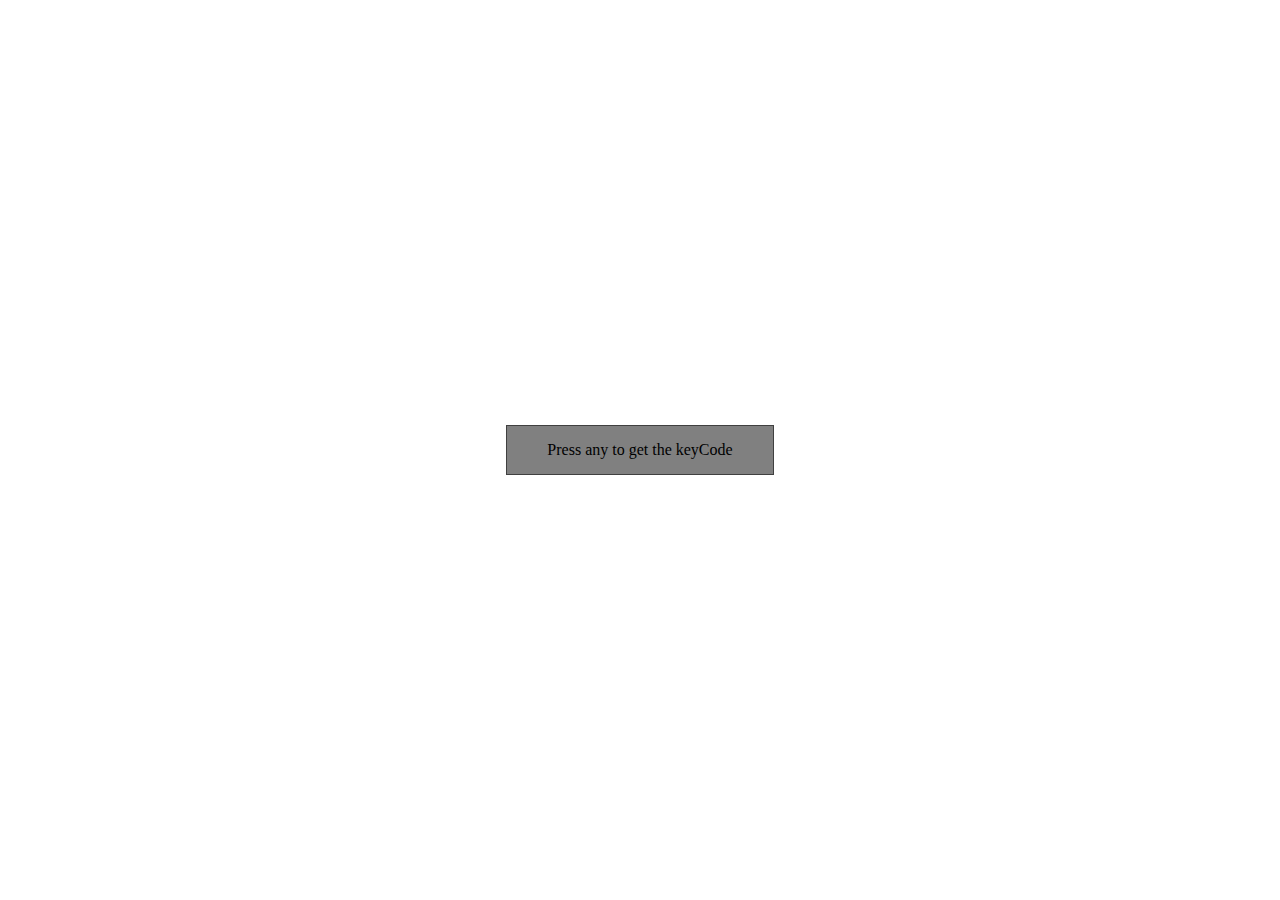
<file: filter, map, keybord exercises/index.html>
<!DOCTYPE html>
<html lang="en">
<head>
	<meta charset="UTF-8">
	<meta http-equiv="X-UA-Compatible" content="IE=edge">
	<meta name="viewport" content="width=device-width, initial-scale=1.0">
	<title>Document</title>
	<link rel="stylesheet" href="./style.css">
</head>
<body>
	<div class="insert">
		<div class="key">
			Press any to get the keyCode
		</div>
	</div>
</body>
<script src="./app.js"></script>
</html>
</file>
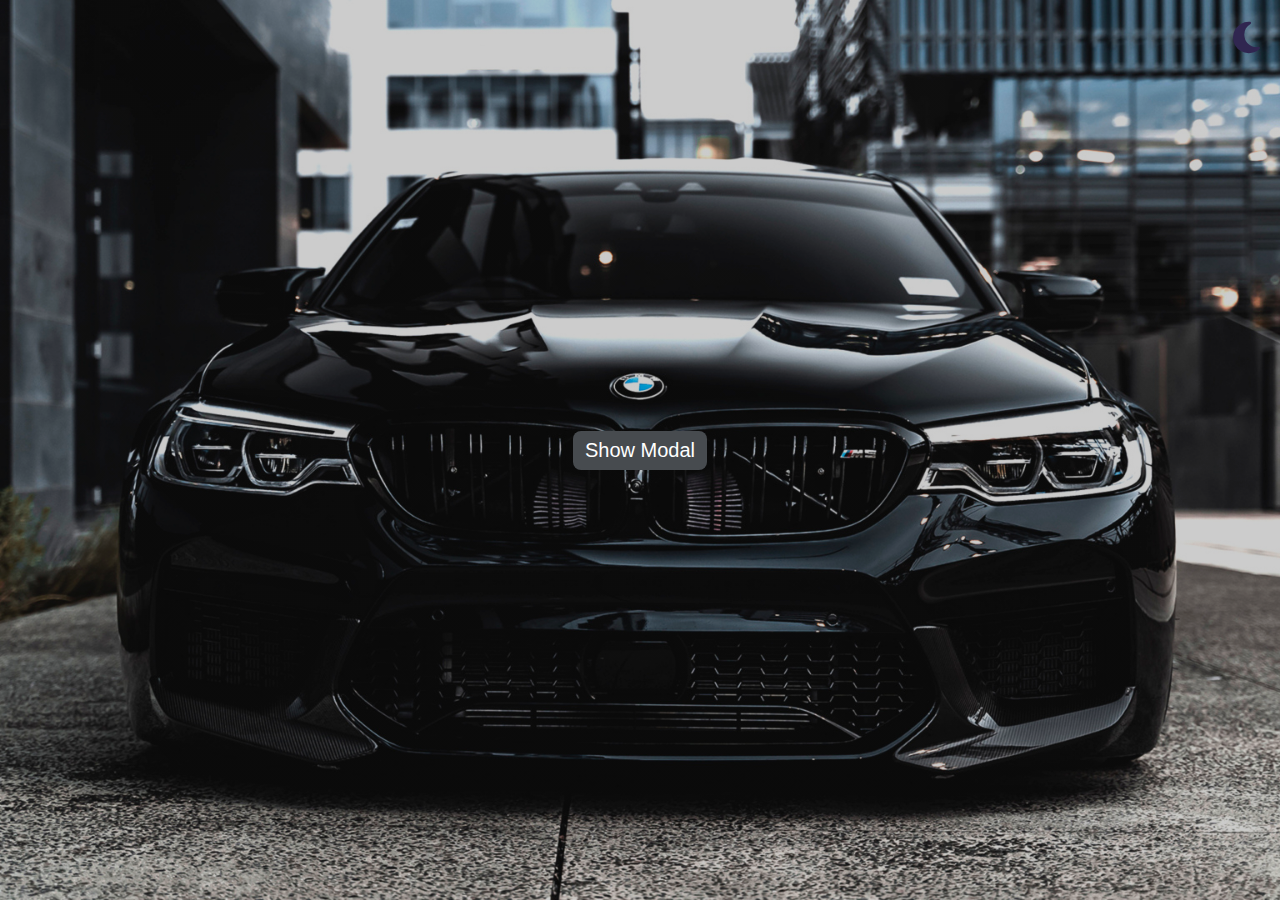
<file: modal/index.html>
<!DOCTYPE html>
<html lang="en">

<head>
	<meta charset="UTF-8">
	<meta http-equiv="X-UA-Compatible" content="IE=edge">
	<meta name="viewport" content="width=device-width, initial-scale=1.0">
	<title>Document</title>
	<link rel="stylesheet" href="./style.css">
	<link rel="stylesheet" href="https://cdnjs.cloudflare.com/ajax/libs/font-awesome/6.3.0/css/all.min.css"/>
</head>

<body>
	<div class="dark" id="dark">
		<i id="moon" class="fas fa-moon"></i>
		<i id="sun" class="fas fa-sun hide"></i>
	</div>
	<div class="wrapper">
		<button class="btn show-btn" id="show-btn">Show Modal</button>

		<!-- modal -->
		<div class="modal hidden" id="modal">

			<!-- modal header -->
			<div class="modal-header">
				<h3>I love BMW ❤️</h3>
				<button class="btn close-btn" id="close-btn">
					<i class="fa-solid fa-xmark"></i>
				</button>
			</div>

			<!-- modal body -->
			<div class="modal-body">
				<h2 class="modal-title">Modal Title</h2>
				<p>
					Lorem ipsum dolor sit amet, consectetur adipisicing elit. Id animi rem omnis facilis possimus quod ab
					provident accusamus, nemo cum obcaecati ratione facere iste ex nulla placeat, mollitia nam aliquid! Placeat
					obcaecati voluptates in id dolores doloribus magni eos exercitationem perferendis nisi, omnis ad ea?
				</p>
			</div>
		</div>
	</div>

	<div class="overlay hidden" id="overlay"></div>
</body>
<script src="./app.js"></script>

</html>
</file>
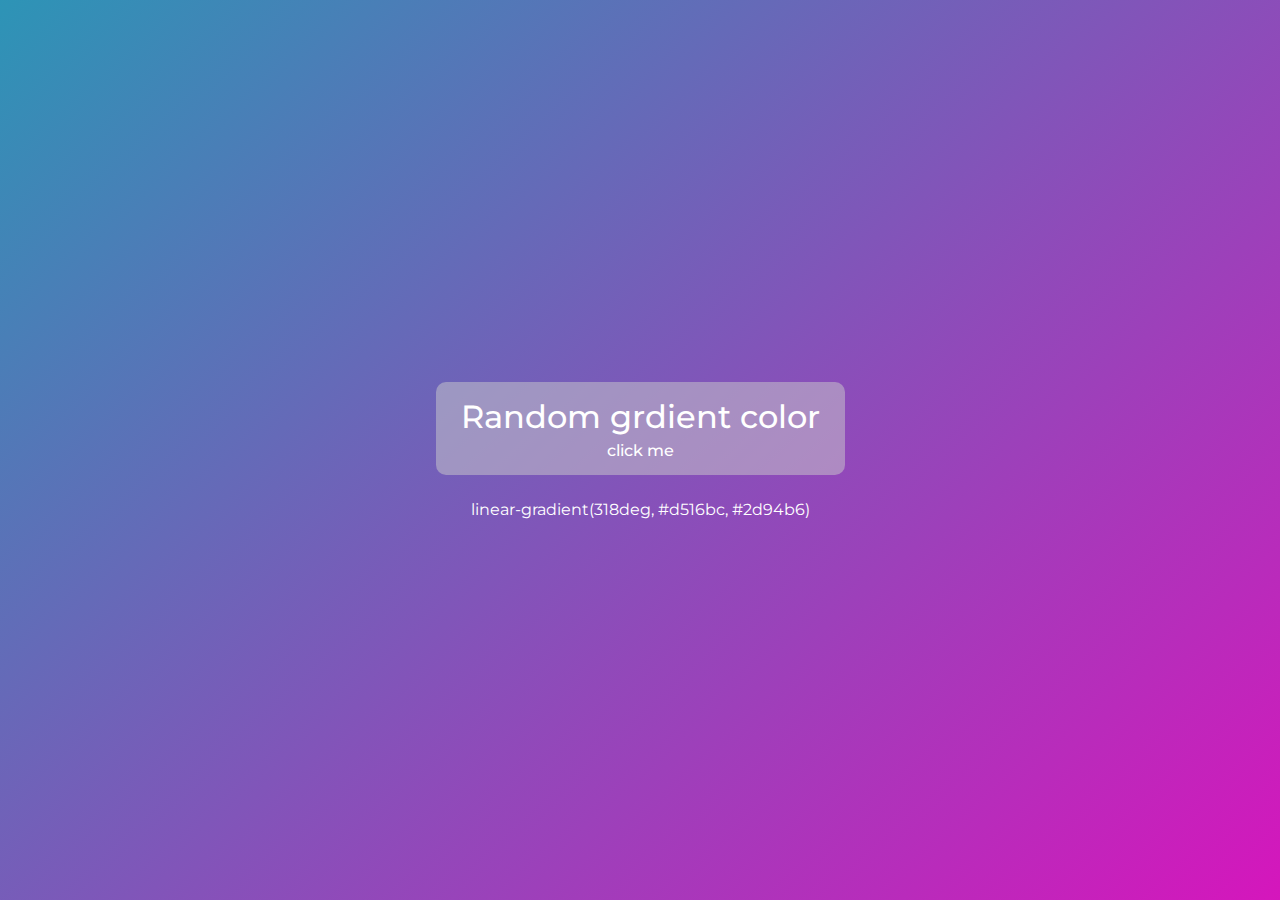
<file: Random linear-gradient/index.html>
<!DOCTYPE html>
<html lang="en">
<head>
	<meta charset="UTF-8">
	<meta http-equiv="X-UA-Compatible" content="IE=edge">
	<meta name="viewport" content="width=device-width, initial-scale=1.0">
	<title></title>
	<link rel="stylesheet" href="./style.css">
</head>
<body>
	<div class="container">
		<h1>Random grdient color</h1>
		<p>click me</p>
	</div>
	<p class="text-color">linear-gradient(318deg, #d516bc, #2d94b6)</p>
</body>
<script src="./app.js"></script>
</html>
</file>
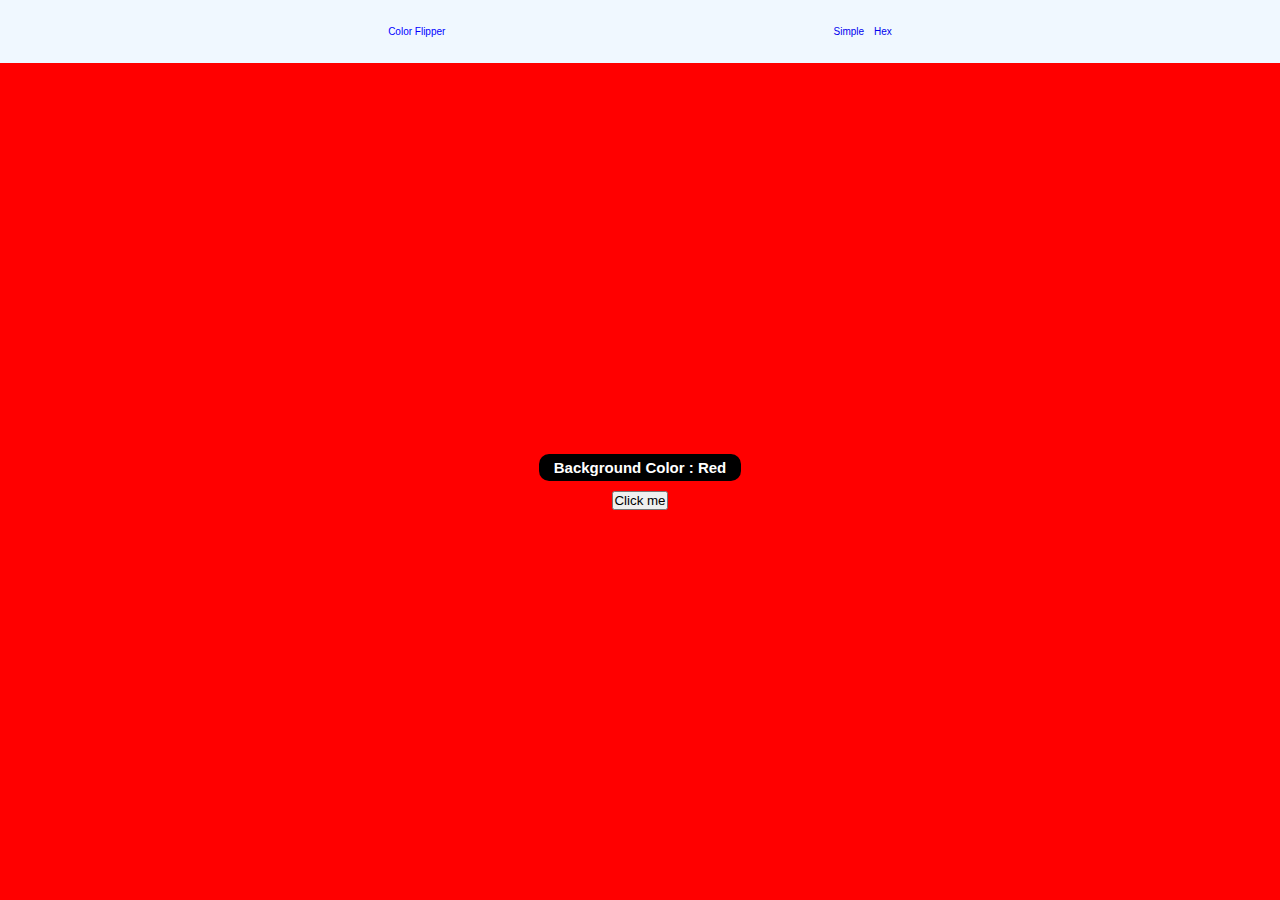
<file: Rangli Flipper/index.html>
<!DOCTYPE html>
<html lang="en">

<head>
	<meta charset="UTF-8">
	<meta http-equiv="X-UA-Compatible" content="IE=edge">
	<meta name="viewport" content="width=device-width, initial-scale=1.0">
	<title>Rangli flipper</title>
	<link rel="stylesheet" href="./style.css">
</head>

<body>
	<header>
		<div class="page-name">
			<p>Color Flipper</p>
		</div>
		<div class="simpleHex">
			<a href="./hex.html">Simple</a>
			<a href="./hex.html">Hex</a>
		</div>
	</header>
	<div class="container">
		<div class="body-color">
			<h1 id="random-color__text">Background Color : <span id="color-text">Red</span></h1>
			<button id="btn">Click me</button>
		</div>
	</div>

	<script src="./app.js"></script>
</body>

</html>
</file>
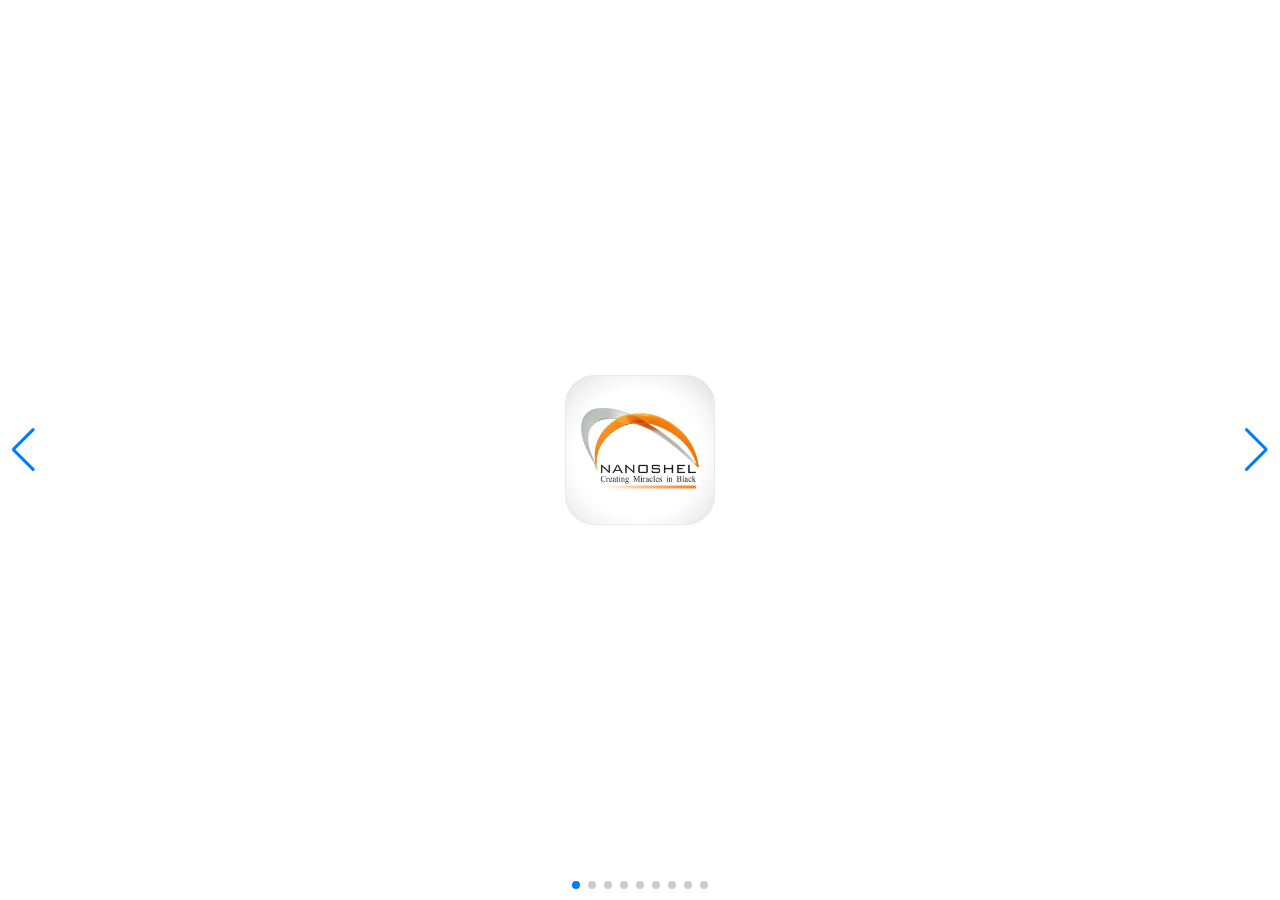
<file: slider/index.html>
<!DOCTYPE html>
<html lang="en">

<head>
  <meta charset="utf-8" />
  <title>Swiper demo</title>
  <meta name="viewport" content="width=device-width, initial-scale=1, minimum-scale=1, maximum-scale=1" />
  <!-- Link Swiper's CSS -->
  <link rel="stylesheet" href="https://cdn.jsdelivr.net/npm/swiper@10/swiper-bundle.min.css" />

  <!-- Demo styles -->
  <style>
    html,
    body {
      position: relative;
      height: 100%;
    }

    body {
      background: #eee;
      font-family: Helvetica Neue, Helvetica, Arial, sans-serif;
      font-size: 14px;
      color: #000;
      margin: 0;
      padding: 0;
    }

    .swiper {
      width: 100%;
      height: 100%;
    }

    .swiper-slide {

      text-align: center;
      font-size: 18px;
      background: #fff;
      display: flex;
      justify-content: center;
      align-items: center;
    }

    .swiper-slide img {
			width: 150px;
			height: 150px;
      display: block;
      object-fit: cover;
    }

    .swiper {
      margin-left: auto;
      margin-right: auto;
    }
  </style>
</head>

<body>
  <!-- Swiper -->
  <div class="swiper mySwiper">
    <div class="swiper-wrapper">
      <div class="swiper-slide">
				<img src="./images/image2.jpg" alt="">
			</div>
      <div class="swiper-slide">
				<img src="./images/image2.jpg" alt="">
			</div>
      <div class="swiper-slide">
				<img src="./images/image2.jpg" alt="">
			</div>
      <div class="swiper-slide">
				<img src="./images/image2.jpg" alt="">
			</div>
      <div class="swiper-slide">
				<img src="./images/image2.jpg" alt="">
			</div>
      <div class="swiper-slide">
				<img src="./images/image2.jpg" alt="">
			</div>
      <div class="swiper-slide">
				<img src="./images/image2.jpg" alt="">
			</div>
      <div class="swiper-slide">
				<img src="./images/image2.jpg" alt="">
			</div>
      <div class="swiper-slide">
				<img src="./images/image2.jpg" alt="">
			</div>
    </div>
    <div class="swiper-button-next"></div>
    <div class="swiper-button-prev"></div>
    <div class="swiper-pagination"></div>
  </div>

  <!-- Swiper JS -->
  <script src="https://cdn.jsdelivr.net/npm/swiper@10/swiper-bundle.min.js"></script>

  <!-- Initialize Swiper -->
  <script>
    var swiper = new Swiper(".mySwiper", {
      slidesPerView: 1,
      spaceBetween: 30,
      loop: true,
      pagination: {
        el: ".swiper-pagination",
        clickable: true,
      },
      navigation: {
        nextEl: ".swiper-button-next",
        prevEl: ".swiper-button-prev",
      },
    });
  </script>
</body>

</html>
</file>
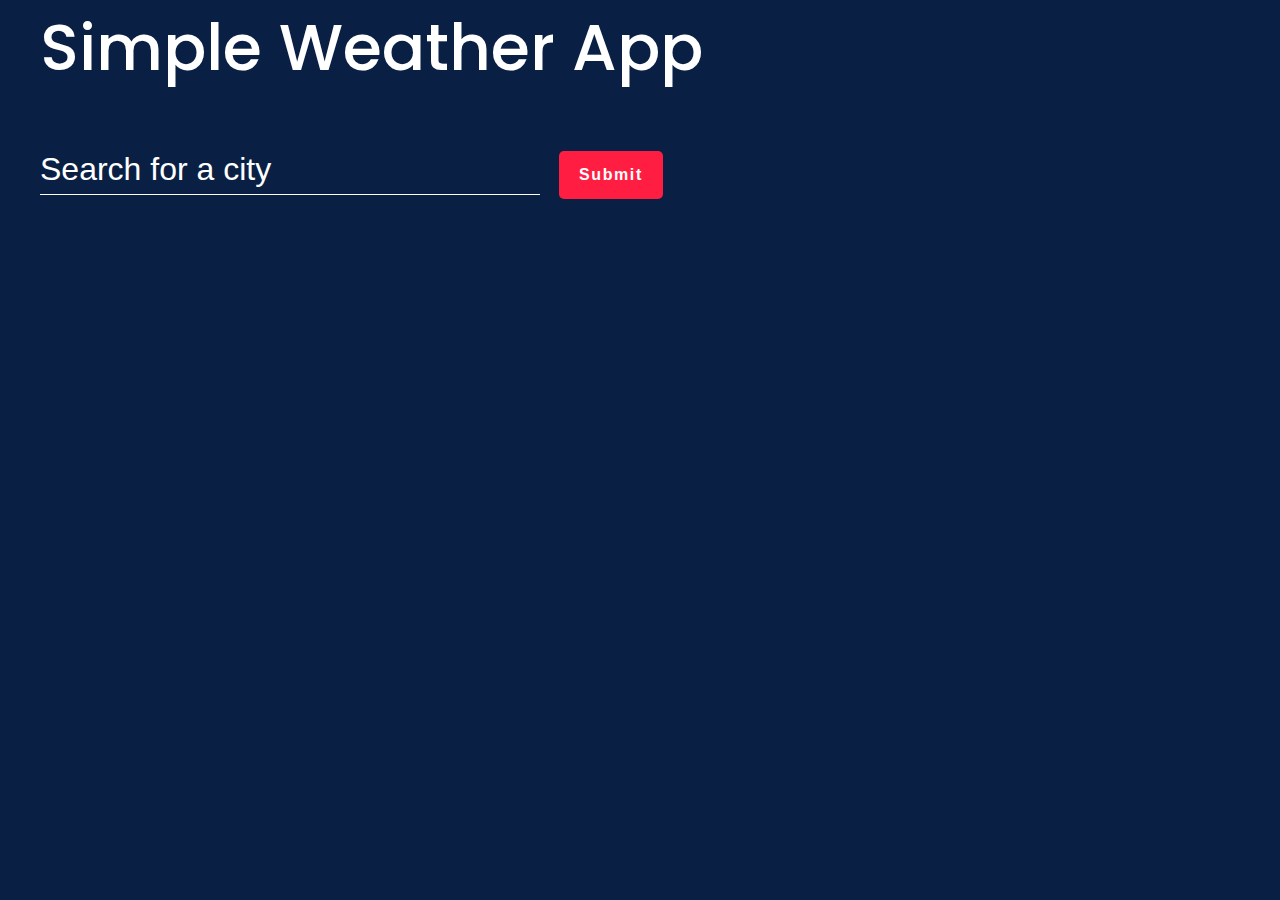
<file: weather app/index.html>
<!DOCTYPE html>
<html lang="en">
<head>
	<meta charset="UTF-8">
	<meta name="viewport" content="width=device-width, initial-scale=1.0">
	<link rel="stylesheet" href="./css/style.css">
	<title>Weather App</title>
</head>
<body>
	<div class="container">
		<h1 class="weather-info">Simple Weather App</h1>
		<form id="change-location">
			<input name="city" type="text" placeholder="Search for a city">
			<button>Submit</button>
		</form>
		<span id="message"></span>
		<div class="cards">
			
		</div>
	</div>

	<script src="./js/forecast.js"></script>
	<script src="./js/script.js"></script>
</body>
</html>
</file>
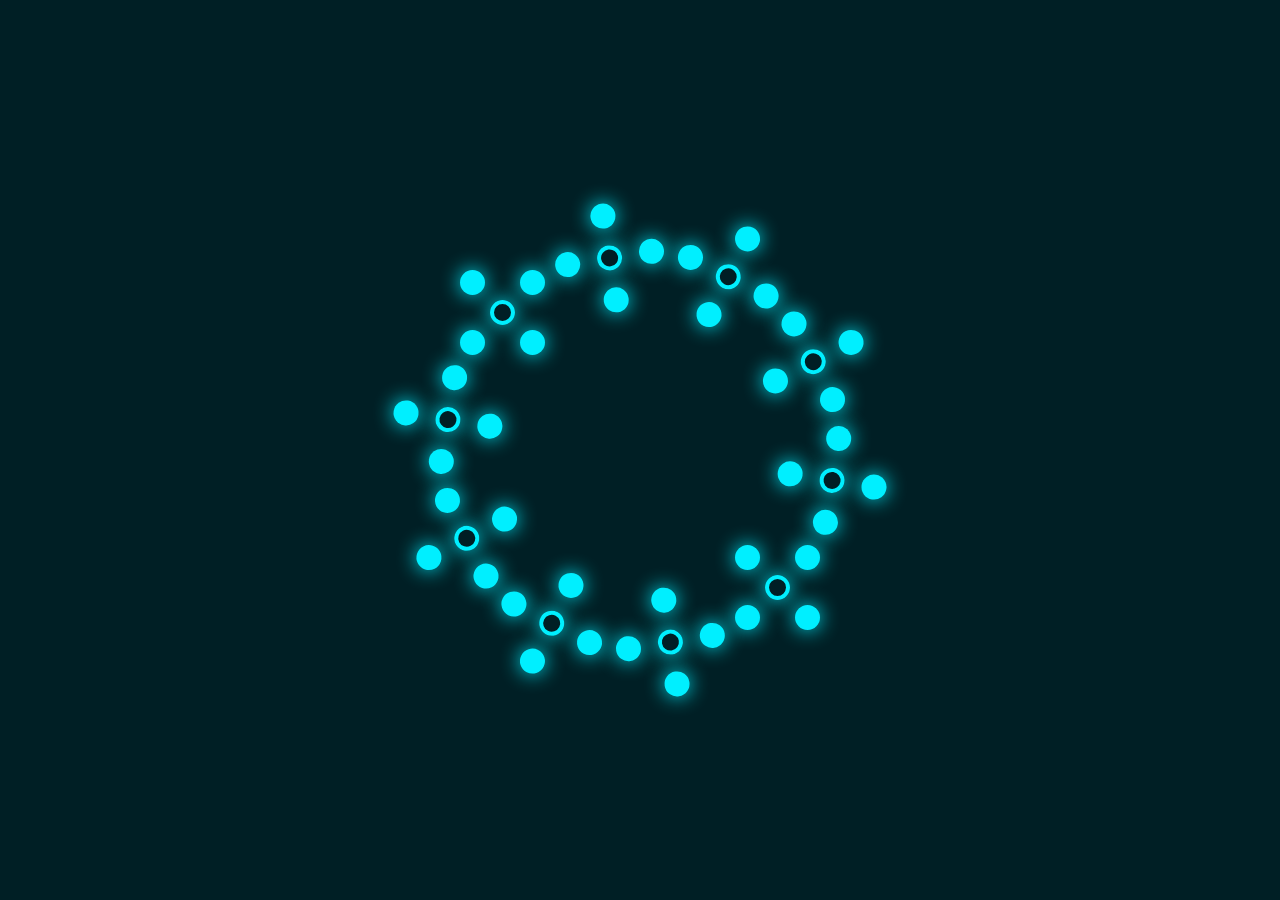
<file: Part style/Part style/CSS Hover Effect/index.html>
<!DOCTYPE html>
<html lang="en">
<head>
    <meta charset="UTF-8">
    <meta http-equiv="X-UA-Compatible" content="IE=edge">
    <meta name="viewport" content="width=device-width, initial-scale=1.0">
    <title>CSS hover Effect</title>
    <!-- main css file -->
    <link rel="stylesheet" href="css/main.css">
</head>
<body>
    <div class="loader">
        <span style="--i:1;"></span>
        <span style="--i:2;"></span>
        <span style="--i:3;"></span>
        <span style="--i:4;"></span>
        <span style="--i:5;"></span>
        <span style="--i:6;"></span>
        <span style="--i:7;"></span>
        <span style="--i:8;"></span>
        <span style="--i:9;"></span>
        <span style="--i:10;"></span>
    </div>
</body>
</html>
</file>
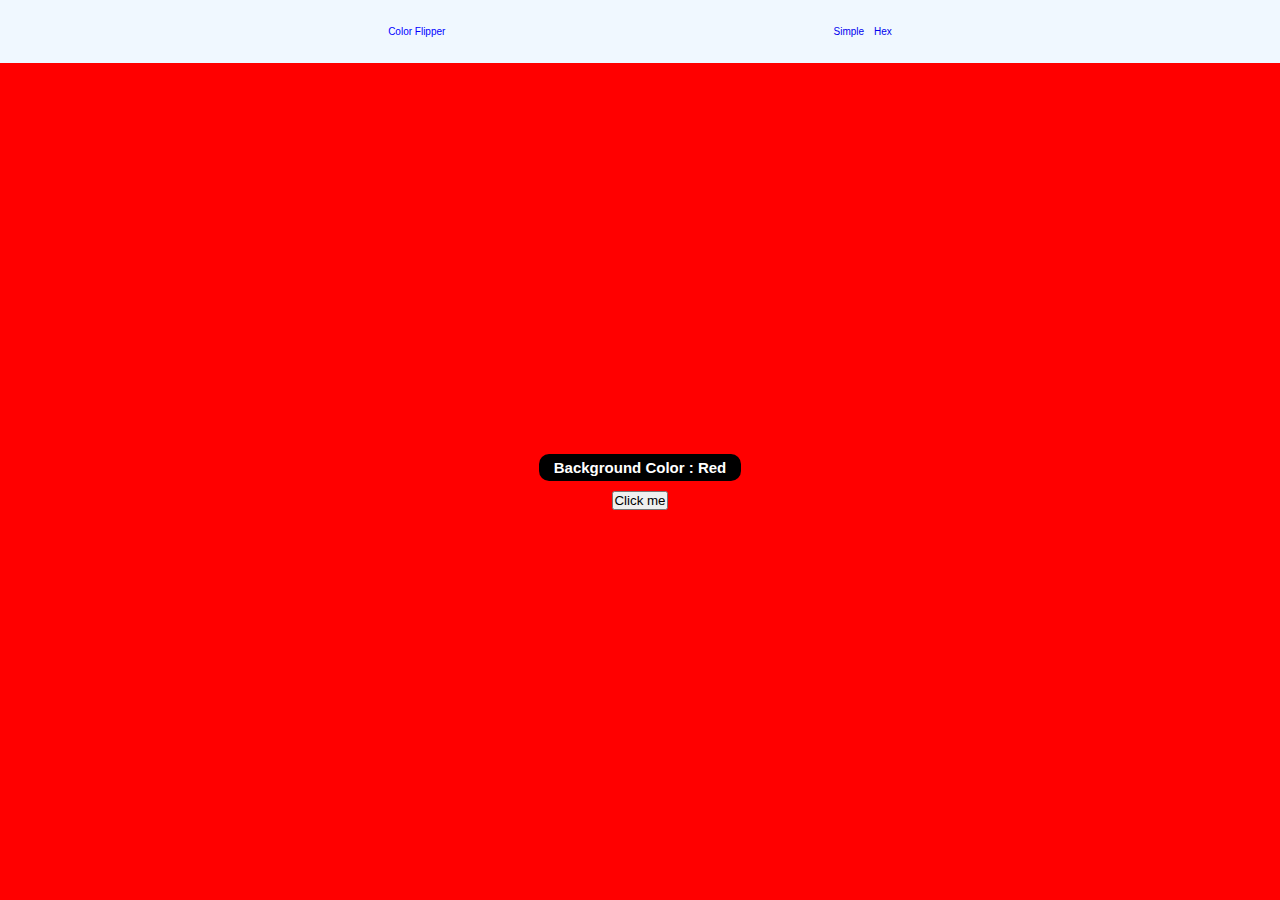
<file: Rangli Flipper/hex.html>
<!DOCTYPE html>
<html lang="en">

<head>
	<meta charset="UTF-8">
	<meta http-equiv="X-UA-Compatible" content="IE=edge">
	<meta name="viewport" content="width=device-width, initial-scale=1.0">
	<title>Rangli flipper</title>
	<link rel="stylesheet" href="./style.css">
</head>

<body>
	<header>
		<div class="page-name">
			<p>Color Flipper</p>
		</div>
		<div class="simpleHex">
			<a href="./index.html">Simple</a>
			<a href="./hex.html">Hex</a>
		</div>
	</header>
	<div class="container">
		<div class="body-color">
			<h1 id="random-color__text">Background Color : <span id="color-text">Red</span></h1>
			<button id="btn">Click me</button>
		</div>
	</div>

	<script src="./script.js"></script>
</body>

</html>
</file>
<file: filter, map, keybord exercises/style.css>
* {
	padding: 0;
	margin: 0;
	box-sizing: border-box;
}

body {
	width: 100vw;
	height: 100vh;
	display: flex;
	align-items: center;
	justify-content: center;
}

.key {
	position: relative;
	display: inline-flex;
	align-items: center;
	padding: 15px 40px;
	border: 1px solid rgb(64, 64, 64);
	background-color: gray;
}

.key small {
	top: -24px;
	position: absolute;
}
</file>
<file: modal/style.css>
* {
	padding: 0;
	margin: 0;
	box-sizing: border-box;
	font-family: 'Poppins', sans-serif;
}

@import url(https://fonts.googleapis.com/css2?family=Poppins:wght@100;200;300;400;500;600;800;900&display=swap);


body {
	width: 100%;
	height: 100vh;
	background: linear-gradient(rgba(0, 0, 0, 0.2),rgba(0, 0, 0, 0.2)), url(./fonstola.ru_416224.jpg);
	background-repeat: no-repeat;
	background-position: center;
	background-size: cover;
}

.dark {
	position: fixed;
	top: 20px;
	right: 20px;
}

.dark i:nth-child(1) {
	font-size: 36px;
	color: #302650;
}
.dark i:nth-child(2) {
	font-size: 36px;
	color: white;
}

.dark .hide {
	display: none;
}

.wrapper {
	display: flex;
	align-items: center;
	justify-content: center;
	height: inherit;
}

.btn {
	border: none;
	background: transparent;
	font-size: 20px;
	font-family: inherit;
	color: #fff; 
	cursor: pointer;
}

.show-btn {
	background-color: #474b4f;
	padding: 8px 12px;
	border-radius: 8px;
	transition: 0.5s;
}

.show-btn:hover {
	background-color: #3a3d40;
}

.modal {
	position: fixed;
	top: 50%;
	left: 50%;
	transform: translate(-50%, -50%);
	max-width: 600px;
	width: 100%;
	background-color: #f4f4f4;
	padding: 15px;
	border-radius: 8px;
	z-index: 100;
}

.modal-header {
	width: 100%;
	display: flex;
	align-items: center;
	justify-content: space-between;
	margin-bottom: 20px;
}

.close-btn {
	color: #222;
	font-size: 20px;
}

.modal-title {
	margin-bottom: 15px;
}

.modal-body p {
	line-height: 25px;
	font-family: 'Poppins', sans-serif;
}

.hidden {
	display: none;
}

.overlay {
	position: fixed;
	top: 0;
	left: 0;
	bottom: 0;
	width: 100%;
	background: rgba(0, 0, 0, 0.5);
	backdrop-filter: blur(5px);
}
</file>
<file: Random linear-gradient/style.css>
@import url(https://fonts.googleapis.com/css2?family=Montserrat:wght@100;200;300;400;500;600;800;900&display=swap);

body {
	height: 100vh;
	font-family: 'Montserrat', sans-serif;
	display: flex;
	flex-direction: column;
	align-items: center;
	justify-content: center;
	background: linear-gradient(318deg, #d516bc, #2d94b6);
	color: white;
}

* {
	margin: 0;
	padding: 0;
	box-sizing: border-box;
}

.container {
	display: flex;
	flex-direction: column;
	font-weight: 500;
	gap: 5px;
	margin-bottom: 25px;
	padding: 15px 25px;
	background-color: rgba(204, 204, 204, 0.5);
	text-align: center;
	border-radius: 10px;
	user-select: none;
	cursor: pointer;
	transition: all 0.5s;
}

.container:hover {
	box-shadow: 0 26px 70px 1px rgba(0, 0, 0, 0.4);
	transform: scale(1.003);
}

.container h1 {
	font-weight: 500;
}
</file>
<file: Rangli Flipper/style.css>
* {
	padding: 0;
	margin: 0;
	box-sizing: border-box;
}
header{
	width: 100%;
	height: 7vh;
	background-color: aliceblue;
	display: flex;
	align-items: center;
	justify-content: space-evenly;
}

button {
	cursor: pointer;
}

.page-name p{
	color: blue;
	font-size: 10px;
}

.simpleHex {
	display: flex;
	align-items: center;
	justify-content: space-between;
	gap: 10px;
}

.simpleHex a{
	border: none;
	background-color: aliceblue;
	font-size: 10px;
	text-decoration: none;
}

body {
	height: 93vh;
	background-color: red;
	font-family: sans-serif;
	text-align: center;
}

.container {
	width: 100%;
	height: inherit;
	display: flex;
	align-items: center;
	justify-content: center;
}
#random-color__text {
	margin-bottom: 10px;
	padding: 5px 15px;
	font-size: 15px;
	color: white;
	background-color: black;
	border-radius: 10px;
}
</file>
<file: weather app/css/style.css>
@import url(https://fonts.googleapis.com/css2?family=Poppins:wght@100;200;300;400;500;600;800;900&display=swap);

* {
	padding: 0;
	margin: 0;
	box-sizing: border-box;
}

body {
	font-family: 'Poppins', sans-serif;
	height: 100vh;
	background-color: #0a1f44;
}

.container {
	width: 100%;
	max-width: 1200px;
	margin: 0 auto;
}

.weather-info {
	color: #fff;
	font-size: 64px;
	font-weight: 500;
	font-style: normal;
}

form input {
	width: 100%;
	height: 50px;
	max-width: 500px;
	margin-top: 50px;
	border: none;
	border-bottom: 1px solid #fff;
	background: transparent;
	outline: none;
}

form input::placeholder {
	color: #fff;
	font-size: 32px;
}

form input[type='text'] {
	color: white;
	font-size: 32px;
}

form button {
	font-size: 1rem;
	font-weight: bold;
	letter-spacing: 0.1em;
	padding: 15px 20px;
	margin-left: 15px;
	border-radius: 5px;
	background: #ff1e42;
	transition: background 0.3s ease-in-out;
	border: none;
	color: white;
}

.cards {
	display: grid;
	grid-template-columns: repeat(4, 1fr);
}

.card {
	width: 250px;
	height: 350px;
	background-color: #ffffffc4;
	padding: 20px;
	margin: 50px 20px 50px 0;
	border-radius: 20px;
	border: none;
}

.card-header h2 {
	position: relative;
	font-weight: 500;
	font-size: 32px;
	color: #53627c;
}

.card-header span {
	position: absolute;
	top: 5px;
	border-radius: 10px;
	padding: 0 5px;
	background-color: #e79e18;
	color: white;
	font-size: 14px;
}

.card-body h1 {
	font-size: 52px;
	font-weight: 600;
	font-style: normal;
	color: #1e2432;
	position: relative;
}

.card-body h1 span {
	position: absolute;
	font-size: 32px;
}

.card-info img{
	width: 150px;
}
</file>
<file: Part style/Part style/CSS Hover Effect/css/main.css>
* {
  margin: 0;
  padding: 0;
  -webkit-box-sizing: border-box;
          box-sizing: border-box;
}

body {
  display: -webkit-box;
  display: -ms-flexbox;
  display: flex;
  -webkit-box-pack: center;
      -ms-flex-pack: center;
          justify-content: center;
  -webkit-box-align: center;
      -ms-flex-align: center;
          align-items: center;
  min-height: 100vh;
  overflow: hidden;
  background: #001f25;
}

.loader {
  position: relative;
  width: 300px;
  height: 300px;
}

.loader span {
  position: absolute;
  top: 0;
  left: 0;
  width: 100%;
  height: 100%;
  -webkit-transform: rotate(calc(36deg * var(--i)));
          transform: rotate(calc(36deg * var(--i)));
}

.loader span::before {
  content: '';
  position: absolute;
  top: 0;
  left: 0;
  width: 25px;
  height: 25px;
  background: transparent;
  border: 4px solid #00efff;
  border-radius: 50%;
  -webkit-box-sizing: border-box;
          box-sizing: border-box;
  -webkit-box-shadow: 0 0 20px #00efff, -30px -30px 0 #00efff, -30px -30px 20px #00efff, 30px 30px 0 #00efff, 30px 30px 20px #00efff, 30px -30px 0 #00efff, 30px -30px 20px #00efff, -30px 30px 0 #00efff, -30px 30px 20px #00efff;
          box-shadow: 0 0 20px #00efff, -30px -30px 0 #00efff, -30px -30px 20px #00efff, 30px 30px 0 #00efff, 30px 30px 20px #00efff, 30px -30px 0 #00efff, 30px -30px 20px #00efff, -30px 30px 0 #00efff, -30px 30px 20px #00efff;
  -webkit-animation: hello 5s linear infinite;
          animation: hello 5s linear infinite;
  -webkit-animation-delay: calc(-0.25s * var(--i));
          animation-delay: calc(-0.25s * var(--i));
  -webkit-transform-origin: 20px;
          transform-origin: 20px;
  -webkit-transition: 2s;
  transition: 2s;
}

.loader:hover span::before {
  -webkit-box-shadow: 0 0 20px #00efff, -200px -200px 0 #00efff, -200px -200px 20px #00efff, 200px 200px 0 #00efff, 200px 200px 20px #00efff, 200px -200px 0 #00efff, 200px -200px 20px #00efff, -200px 200px 0 #00efff, -200px 200px 20px #00efff;
          box-shadow: 0 0 20px #00efff, -200px -200px 0 #00efff, -200px -200px 20px #00efff, 200px 200px 0 #00efff, 200px 200px 20px #00efff, 200px -200px 0 #00efff, 200px -200px 20px #00efff, -200px 200px 0 #00efff, -200px 200px 20px #00efff;
  -webkit-transform-origin: 250px;
          transform-origin: 250px;
}

@-webkit-keyframes hello {
  0% {
    -webkit-transform: rotate(0deg);
            transform: rotate(0deg);
    -webkit-filter: hue-rotate(0deg);
            filter: hue-rotate(0deg);
  }
  100% {
    -webkit-transform: rotate(360deg);
            transform: rotate(360deg);
    -webkit-filter: hue-rotate(360deg);
            filter: hue-rotate(360deg);
  }
}

@keyframes hello {
  0% {
    -webkit-transform: rotate(0deg);
            transform: rotate(0deg);
    -webkit-filter: hue-rotate(0deg);
            filter: hue-rotate(0deg);
  }
  100% {
    -webkit-transform: rotate(360deg);
            transform: rotate(360deg);
    -webkit-filter: hue-rotate(360deg);
            filter: hue-rotate(360deg);
  }
}
/*# sourceMappingURL=main.css.map */
</file>
